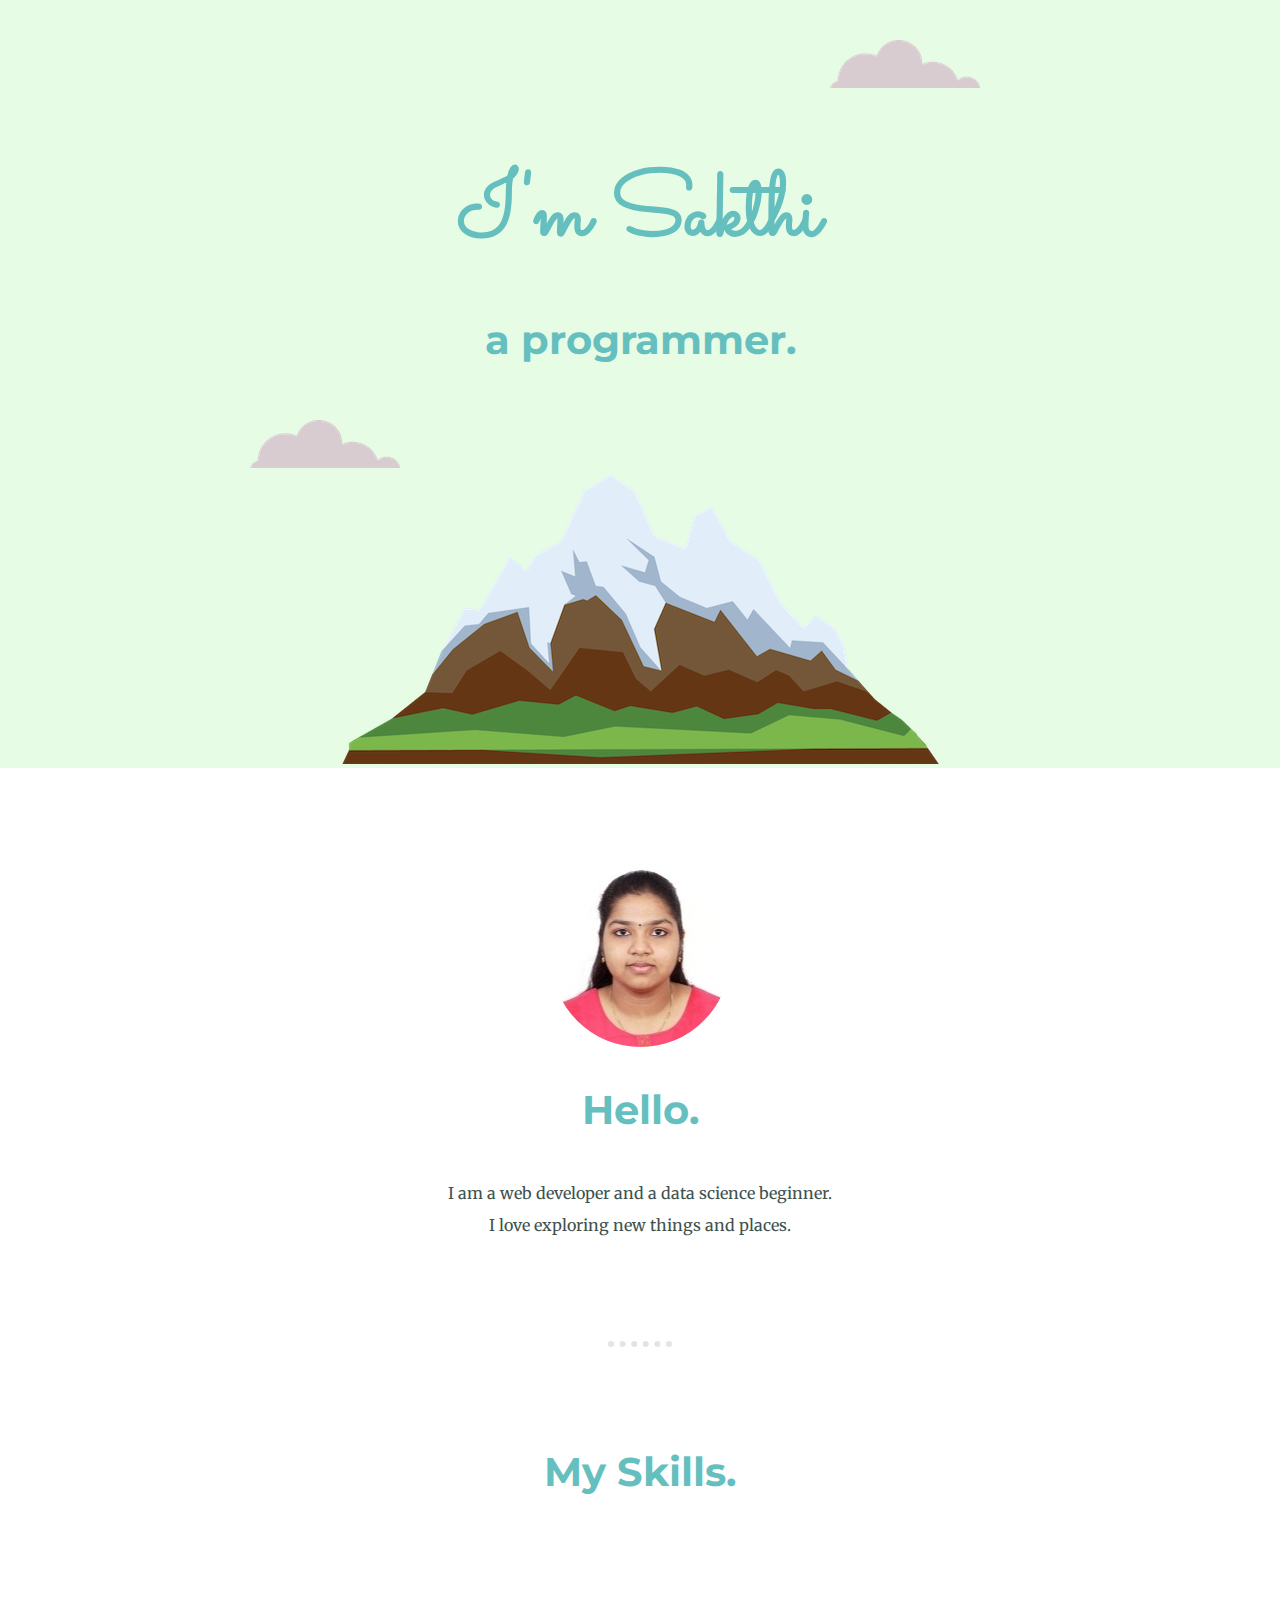
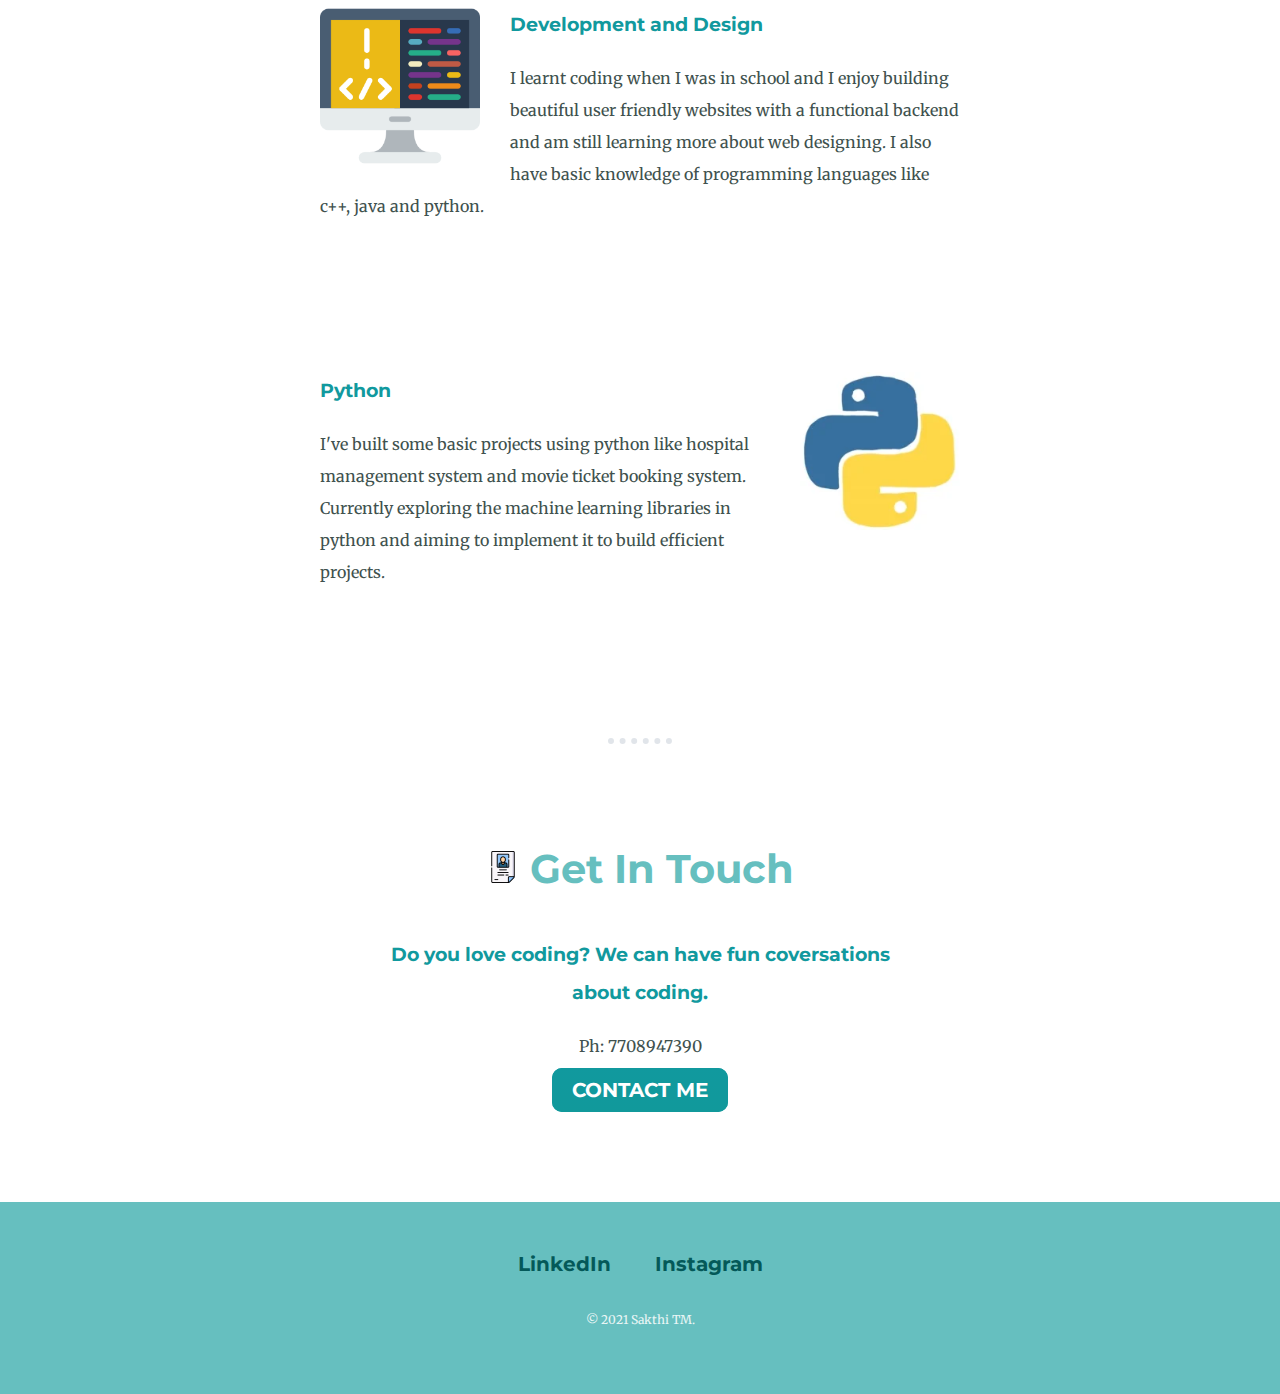
<file: index.html>
<!DOCTYPE html>
<html lang="en" dir="ltr">

<head>
  <meta charset="utf-8">
  <title>Sakthi</title>
  <link rel="stylesheet" href="css/styles.css">
  <link rel="icon" href="favicon.ico">
  <link rel="preconnect" href="https://fonts.gstatic.com">
  <link href="https://fonts.googleapis.com/css2?family=Merriweather:wght@300&family=Montserrat:wght@100&family=Sacramento&display=swap" rel="stylesheet">
  <link href="https://fonts.googleapis.com/css2?family=Merriweather&family=Merriweather+Sans:ital,wght@1,300&display=swap" rel="stylesheet">
  <link href="https://fonts.googleapis.com/css2?family=Merriweather:wght@900&display=swap" rel="stylesheet">
</head>

<body>
  <div class="top-container">
    <img src="images/cloud.png" class="top-cloud" alt="">
    <h1>I'm Sakthi</h1>
    <h2 class="programmer">a programmer.</h2>
    <img src="images/cloud.png" class="bottom-cloud" alt="">
    <img src="images/mountain.png" alt="">
  </div>

  <div class="middle-container">
    <div class="profile">
      <img src="images/sakthi.png" alt="sakthi profile pic">
      <h2>Hello.</h2>
      <p class="intro">I am a web developer and a data science beginner. I love exploring new things and places.</p>
    </div>
    <hr>
    <div class="skills">
      <h2>My Skills.</h2>
      <div class="skill-row">
        <img class="web-development" src="images/coding.png" alt="">
        <h3>Development and Design</h3>
        <p>I learnt coding when I was in school and I enjoy building beautiful user friendly websites with a functional backend and am still learning more about web designing.
        I also have basic knowledge of programming languages like c++, java and python.</p>
      </div>
      <div class="skill-row">
        <img class="python" src="images/python.webp" alt="">
        <h3>Python</h3>
        <p>I've built some basic projects using python like hospital management system and movie ticket booking system. Currently exploring the machine learning libraries in python and aiming to implement it to build efficient projects.</p>
      </div>
    </div>
    <hr>
    <div class="contact-me">
      <h2><span><img src="images/contact.png"></img></span> Get In Touch</h2>
      <h3 class="contact-message">Do you love coding? We can have fun coversations about coding.</h3>
      <p>Ph: 7708947390</p>
      <a class="btn" href="mailto:tmsakthi23@gmail.com">CONTACT ME</a>
    </div>
  </div>


  <div class="bottom-container">
    <a class="footer-link" href="https://www.linkedin.com/in/sakthi-thangaraj-0645941b0/">LinkedIn</a>
    <a class="footer-link" href="https://www.instagram.com/sakthi_thangaraj/">Instagram</a>

    <p class="copyrights">© 2021 Sakthi TM.</p>
  </div>

</body>

</html>
</file>
<file: css/styles.css>
body {
  margin: 0;
  text-align: center;
  font-family: 'Merriweather', serif;
  color: #40514E
}

h1 {
  color: #66BFBF;
  font-size: 5.625rem;
  margin: 50px auto 0 auto;
  font-family: 'Sacramento', cursive;
}

h2 {
  color: #66BFBF;
  font-size: 2.5rem;
  font-family: 'Montserrat', sans-serif;
  padding-bottom: 10px;
}

h3 {
  color: #11999E;
  font-family: 'Montserrat', sans-serif;
  font-weight: bold;
}

p{
  line-height: 2;
}


hr{
  color: #e1e5ea;
  border-style: none;
  border-top-style: dotted;
  border-width: 6px;
  width: 5%;
  margin: 100px auto;

}
a{
  margin: 10px 20px;
  color: #045959;
  font-family: 'Montserrat', sans-serif;
  font-weight: bolder;
  text-decoration: none;
  font-size: 20px;
}
a:hover{
  color: #EAF6F6;
}

.programmer{
  font-weight: bold;
}

.top-container {
  background-color: #e6fce5;
  position: relative;
  padding-top: 100px;
}

.pro {
  text-decoration: underline;
  font-family: 'Montserrat', sans-serif;
}

.intro{
  margin: auto;
  width: 30%;
}

.contact-message{
  width: 40%;
  line-height: 2;
  margin-left: auto;
  margin-right: auto;
}

.top-cloud {
  position: absolute;
  right: 300px;
  top: 40px;
}



.bottom-cloud {
  position: absolute;
  left: 250px;
  bottom: 300px;
}



.skill-row{
  text-align: left;
  width: 50%;
  margin: 100px auto 150px auto;
  line-height: 2;
}

.web-development{
  width: 25%;
  float: left;
  margin-right: 30px;
}

.python{
  width: 25%;
  float: right;
  margin-left: 30px;
}

.middle-container {
  margin: 100px 0;
}

.bottom-container {
  background-color: #66BFBF;
  padding: 50px 0 30px;
}
.copyrights{
  color: #EAF6F6;
  font-size: 0.75rem;
  padding: 20px 0;
}

.btn {
  background: #11999E;
  background-image: -webkit-linear-gradient(top, #11999E, #11999B);
  background-image: -moz-linear-gradient(top, #11999E, #11999B);
  background-image: -ms-linear-gradient(top, #11999E, #11999B);
  background-image: -o-linear-gradient(top, #11999E, #11999B);
  background-image: linear-gradient(to bottom, #11999E, #11999B);
  -webkit-border-radius: 10;
  -moz-border-radius: 10;
  border-radius: 10px;
  font-family:'Montserrat', sans-serif;
  color: #ffffff;
  font-size: 20px;
  padding: 10px 20px 10px 20px;
  text-decoration: none;
}

.btn:hover {
  background: #66BFBF;
  background-image: -webkit-linear-gradient(top, #66BFBF, #66BFBB);
  background-image: -moz-linear-gradient(top, #66BFBF, #66BFBB);
  background-image: -ms-linear-gradient(top, #66BFBF, #66BFBB);
  background-image: -o-linear-gradient(top, #66BFBF, #66BFBB);
  background-image: linear-gradient(to bottom, #66BFBF, #66BFBB);
  text-decoration: none;
}
</file>
